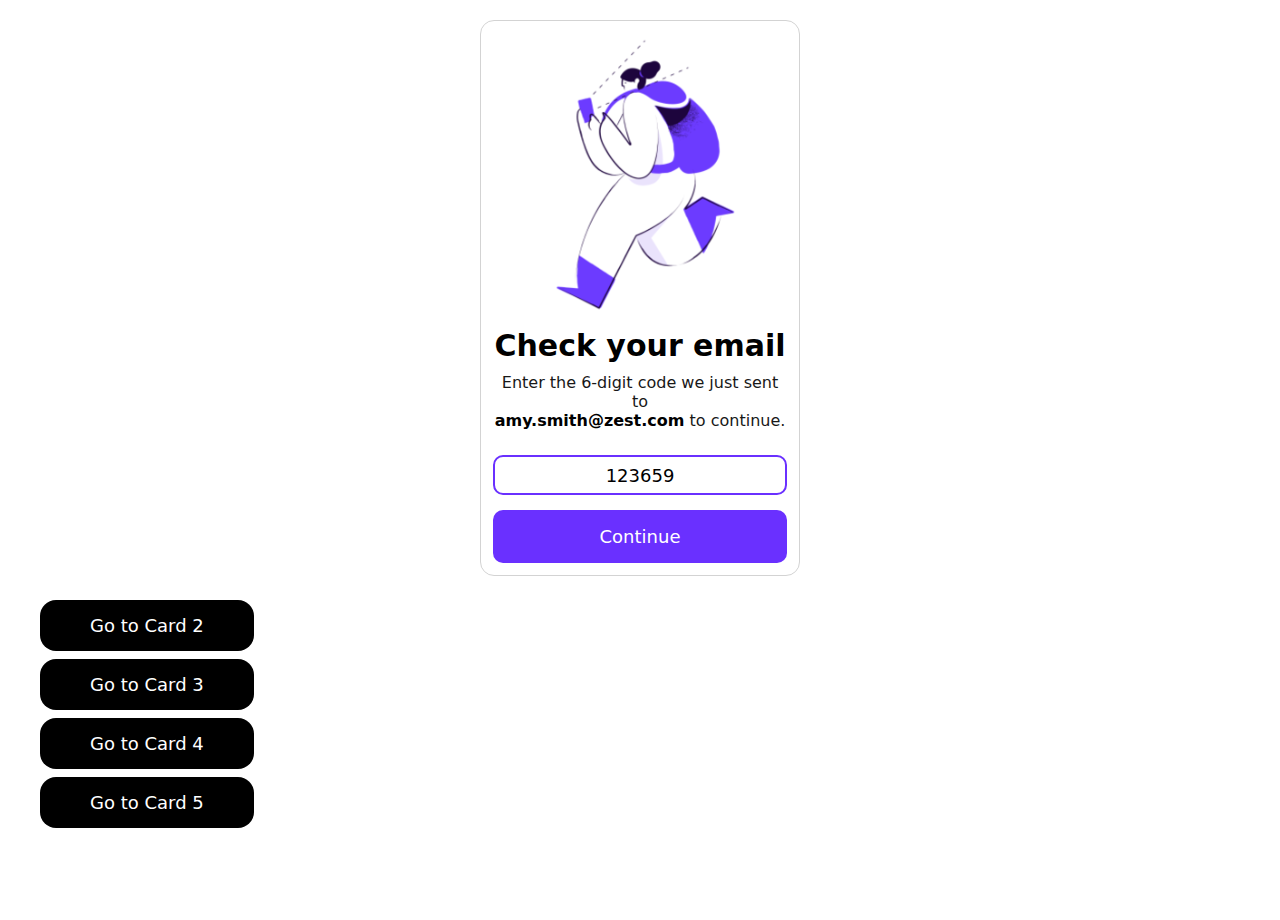
<file: index.html>
<!DOCTYPE html>
<html lang="en">
<head>
    <meta charset="UTF-8">
    <meta name="viewport" content="width=device-width, initial-scale=1.0">
    <title>Index</title>
    <link rel="stylesheet" href="style.css">
</head>
<body>
    <div class="main">
        <img src="Images/img1.png" alt="">
        <h2>Check your email</h2>
        <p>Enter the 6-digit code we just sent to <br> <span>amy.smith@zest.com</span> to continue.</p>
        <input type="text" value="123659">
        <button>Continue</button>
    </div>
    <br>
    <div class="cntr">
    <a href="card2.html" target="_blank" class="link">Go to Card 2</a><br><br><br>
    <a href="card3.html" target="_blank" class="link">Go to Card 3</a><br><br><br>
    <a href="card4.html" target="_blank" class="link">Go to Card 4</a><br><br><br>
    <a href="card5.html" target="_blank" class="link">Go to Card 5</a><br><br><br>
    </div>
</body>
    
    
</html>
</file>
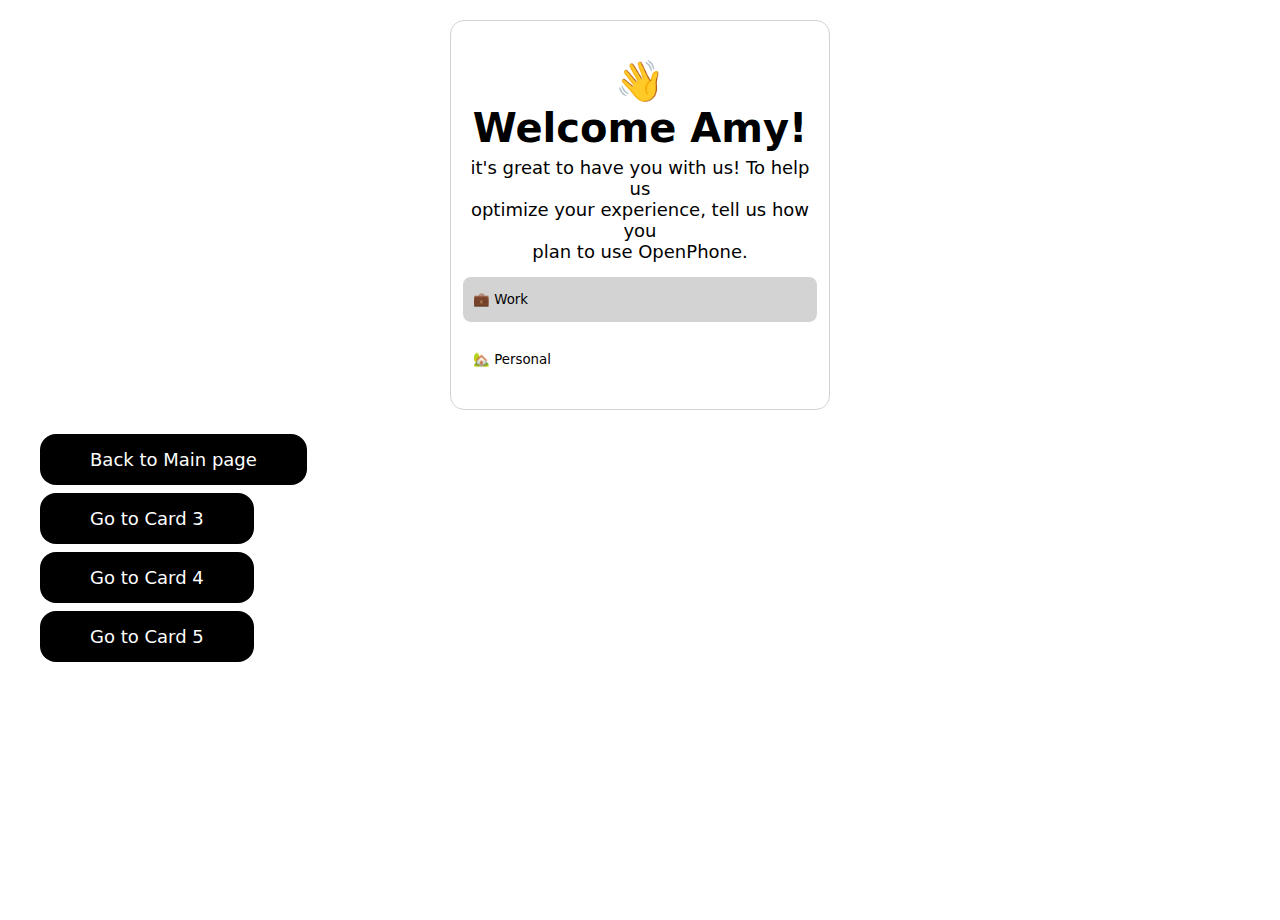
<file: card2.html>
<!DOCTYPE html>
<html lang="en">
<head>
    <meta charset="UTF-8">
    <meta name="viewport" content="width=device-width, initial-scale=1.0">
    <title>Card 2</title>
    <link rel="stylesheet" href="card2.css">
</head>
<body>
    <div class="main">
        <h2>👋</h2>
        <h1>Welcome Amy!</h1>
        <p>it's great to have you with us! To help us <br> optimize your experience, tell us how you <br> plan to use OpenPhone. </p>
        <input type="text" value="💼 Work" class="input-one">
        <input type="text" value="🏡 Personal">
    </div>
    <br>
    <a href="index.html" target="_blank" class="link">Back to Main page</a><br><br><br>
    <a href="card3.html" target="_blank" class="link">Go to Card 3</a><br><br><br>
    <a href="card4.html" target="_blank" class="link">Go to Card 4</a><br><br><br>
    <a href="card5.html" target="_blank" class="link">Go to Card 5</a><br><br><br>
</body>
</html>
</file>
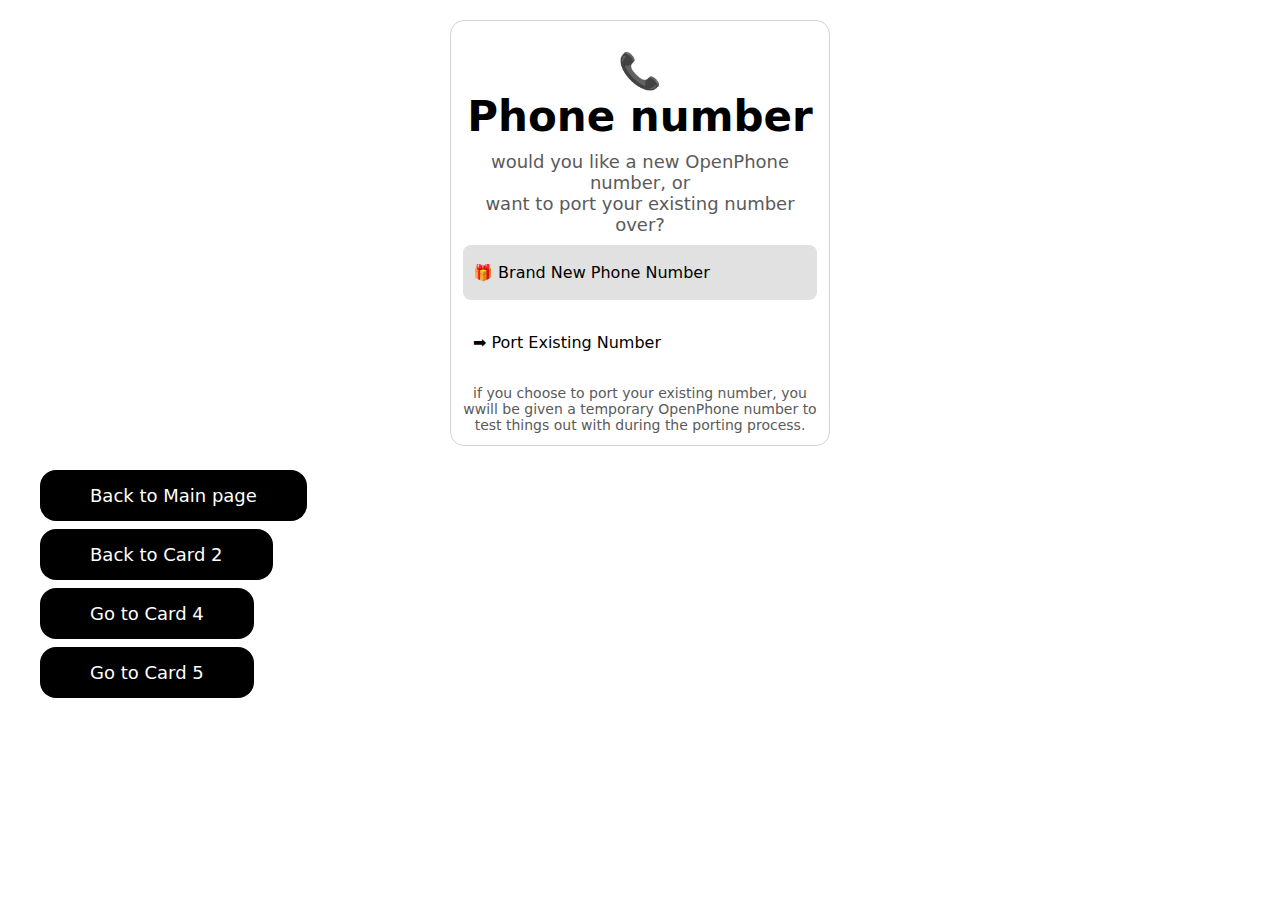
<file: card3.html>
<!DOCTYPE html>
<html lang="en">
<head>
    <meta charset="UTF-8">
    <meta name="viewport" content="width=device-width, initial-scale=1.0">
    <title>Card 3</title>
    <link rel="stylesheet" href="card3.css">
</head>
<body>
    <div class="main">
        <h2>📞</h2>
        <h1>Phone number</h1>
        <p class="p-one">would you like a new OpenPhone number, or <br> want to port your existing number over?</p>
        <input type="text" value="🎁 Brand New Phone Number" class="input-one">
        <input type="text" value="➡ Port Existing Number">
        <p class="p-two">if you choose to port your existing number, you <br> wwill be given a temporary OpenPhone number to <br> test things out with during the porting process.</p>
    </div>
    <br>
    <a href="index.html" target="_blank" class="link">Back to Main page</a><br><br><br>
    <a href="card2.html" target="_blank" class="link">Back to Card 2</a><br><br><br>
    <a href="card4.html" target="_blank" class="link">Go to Card 4</a><br><br><br>
    <a href="card5.html" target="_blank" class="link">Go to Card 5</a><br><br><br>
</body>
</html>
</file>
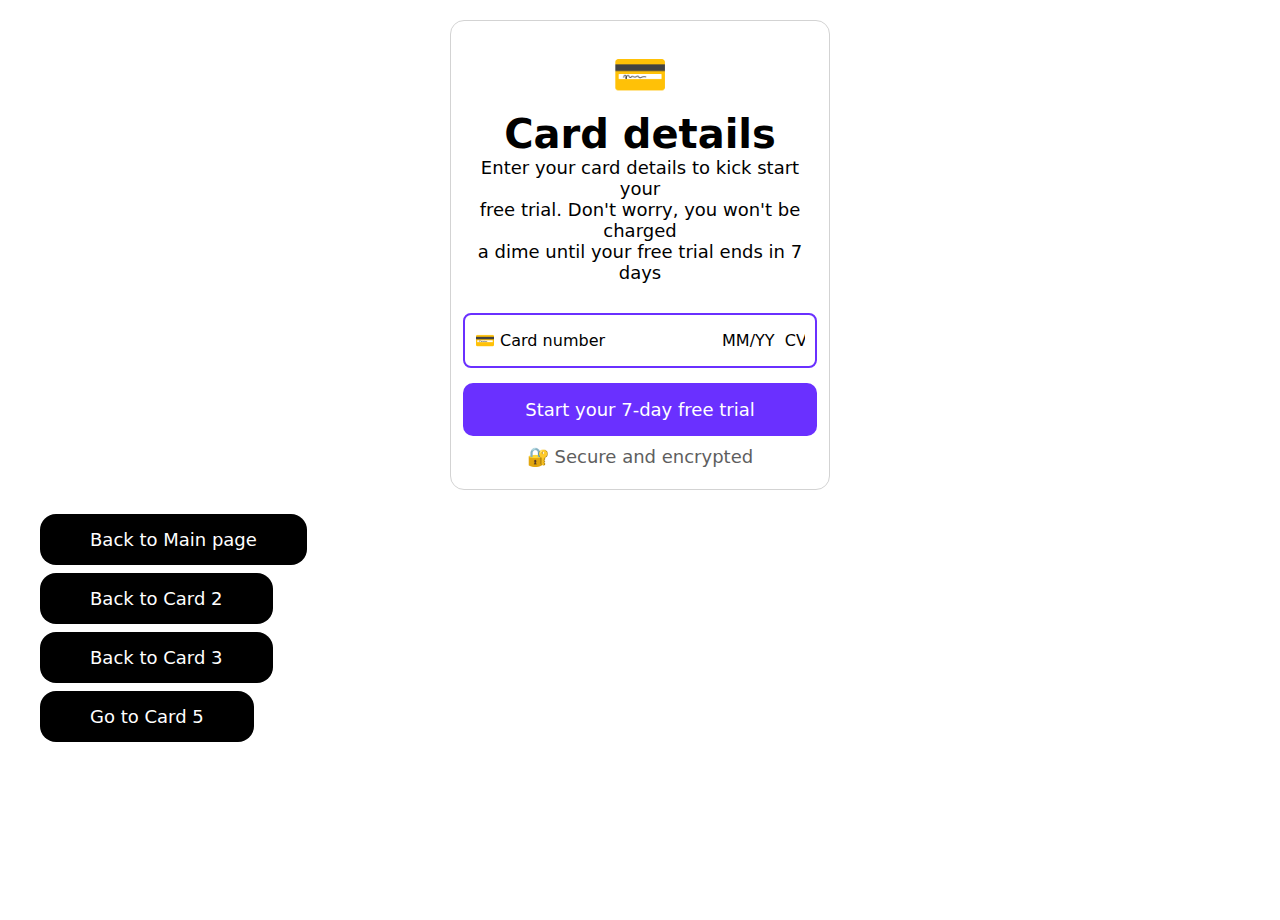
<file: card4.html>
<!DOCTYPE html>
<html lang="en">
<head>
    <meta charset="UTF-8">
    <meta name="viewport" content="width=device-width, initial-scale=1.0">
    <title>Card 4</title>
    <link rel="stylesheet" href="card4.css">
</head>
<body>
    <div class="main">
    <h2>💳</h2>
    <h1>Card details</h1>
    <p>Enter your card details to kick start your <br> free trial. Don't worry, you won't be charged <br> a dime until your free trial ends in <span> 7 days </span></p>
    <input type="text" value="💳 Card number                       MM/YY  CVC">
    <button>Start your 7-day free trial</button>
    <p class="secure">🔐 Secure and encrypted</p>
    </div>
    <br>
    <a href="index.html" target="_blank" class="link">Back to Main page</a><br><br><br>
    <a href="card2.html" target="_blank" class="link">Back to Card 2</a><br><br><br>
    <a href="card3.html" target="_blank" class="link">Back to Card 3</a><br><br><br>
    <a href="card5.html" target="_blank" class="link">Go to Card 5</a><br><br><br>
</body>
</html>
</file>
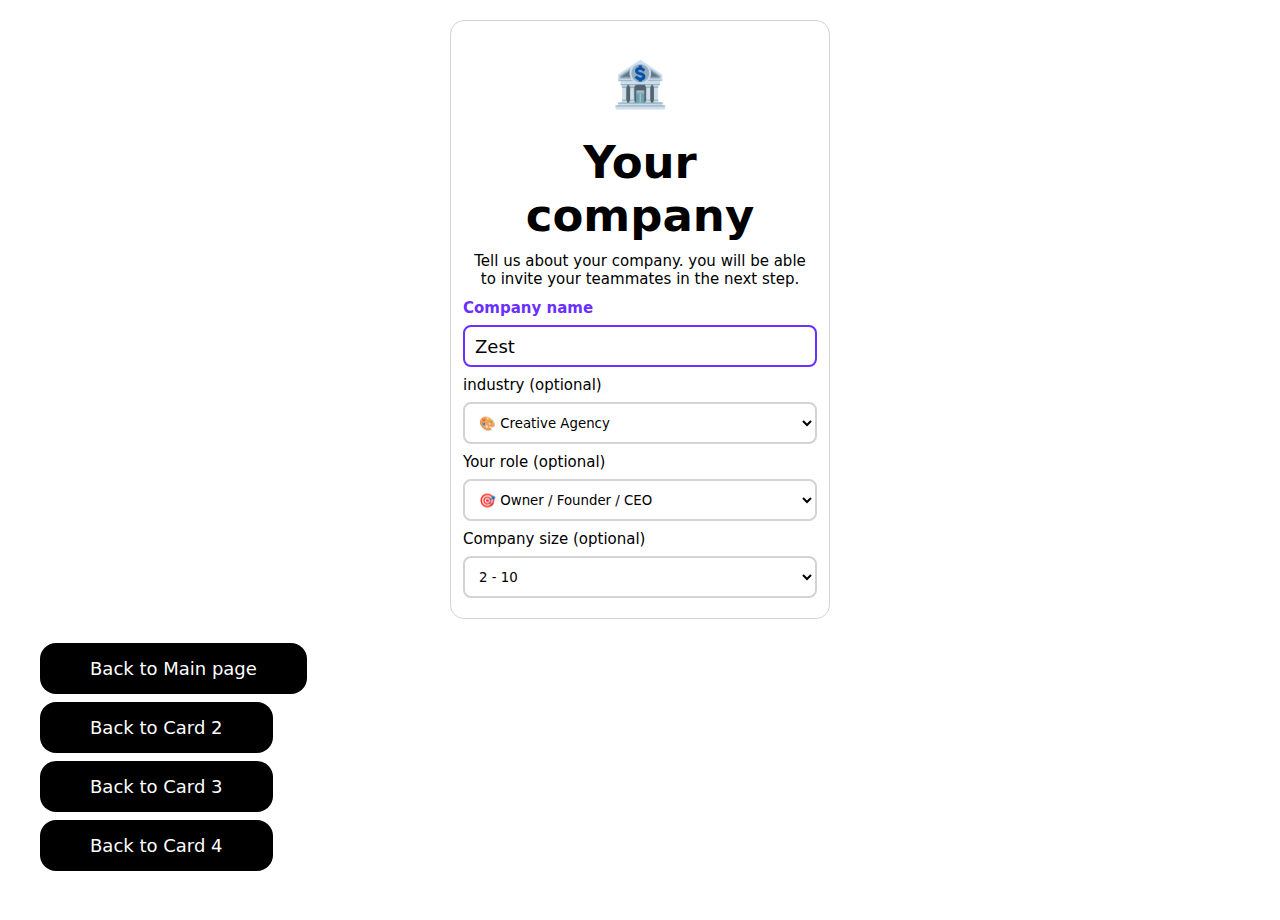
<file: card5.html>
<!DOCTYPE html>
<html lang="en">
<head>
    <meta charset="UTF-8">
    <meta name="viewport" content="width=device-width, initial-scale=1.0">
    <title>Card 5</title>
    <link rel="stylesheet" href="card5.css">
</head>
<body>
    <div class="main">
    <h2>🏦</h2>
    <h1>Your company</h1>
    <p>Tell us about your company. you will be able <br> to invite your teammates in the next step.</p>
    <label for="" class="company">Company name</label><br>
    <input type="text" value="Zest"> <br>
    <label for="">industry (optional)</label><br>
    <select name="" id="">
        <option value="">🎨 Creative Agency </option>
    </select><br>
    <label for="">Your role (optional)</label><br>
    <select name="" id="">
        <option value="">🎯 Owner / Founder / CEO</option>
    </select> <br>
    <label for="">Company size (optional)</label><br>
    <select name="" id="">
        <option value="">2 - 10</option>
    </select>
    </div>
    <br>
    <a href="index.html" target="_blank" class="link">Back to Main page</a><br><br><br>
    <a href="card2.html" target="_blank" class="link">Back to Card 2</a><br><br><br>
    <a href="card3.html" target="_blank" class="link">Back to Card 3</a><br><br><br>
    <a href="card4.html" target="_blank" class="link">Back to Card 4</a><br><br><br>
</body>
</html>
</file>
<file: style.css>
*{
    margin: 0;
    padding: 0;
    box-sizing: border-box;
    font-family: system-ui, -apple-system, BlinkMacSystemFont, 'Segoe UI', Roboto, Oxygen, Ubuntu, Cantarell, 'Open Sans', 'Helvetica Neue', sans-serif;
}

html, body{
    width: 100%;
    height: 100%;
}

.main{
    width: 320px;
    border: 1px solid lightgray;
    border-radius: 14px;
    padding: 12px;
    margin: 20px auto;
    text-align: center;
}

.main h2{
    font-size: 30px;
    margin: 10px 0;
}

.main p{
    color: rgb(24, 24, 24);
    font-size: 16px;
    margin-bottom: 25px;
}

.main span{
    color: black;
    font-weight: bold;
}

.main input{
    width: 100%;
    height: 38px;
    border: 2px solid rgb(106 48 255);
    border-radius: 10px;
    text-align: center;
    padding: 18px;
    font-size: 18px;
    margin-bottom: 15px;
}

.main button{
    width: 100%;
    background-color: rgb(106 48 255);
    color: white;
    border: none;
    border-radius: 10px;
    padding: 16px 30px;
    font-size: 18px;
}

.cntr{
    display: block;
    align-items: center;
}

a{
    margin: 15px;
    background-color: black;
    margin: 40px;
    padding: 15px 50px;
    text-decoration: none;
    color: white; 
    border-radius: 16px;
    font-size: 18px;
}
</file>
<file: card2.css>
*{
    margin: 0;
    padding: 0;
    box-sizing: border-box;
    font-family: system-ui, -apple-system, BlinkMacSystemFont, 'Segoe UI', Roboto, Oxygen, Ubuntu, Cantarell, 'Open Sans', 'Helvetica Neue', sans-serif;
}

html, body{
    width: 100%;
    height: 100%;
}

.main{
    width: 380px;
    border: 1px solid lightgray;
    border-radius: 14px;
    padding: 12px;
    margin: 20px auto;
    text-align: center;
}

h2{
    font-size: 40px;
    margin-top: 25px;
}

h1{
    font-size: 40px;
    margin-bottom: 6px;
}

p{
    font-size: 18px;
    font-weight: 100;
    margin-bottom: 15px;
}

input{
    width: 100%;
    margin-bottom: 15px;
    height: 45px;
    border: none;
    /* background-color: lightgray; */
    padding: 10px;
    border-radius: 8px;
}

.input-one{
    width: 100%;
    margin-bottom: 15px;
    height: 45px;
    border: none;
    background-color: lightgray;
    padding: 10px;
    border-radius: 8px;
}

a{
    margin: 15px;
    background-color: black;
    margin: 40px;
    padding: 15px 50px;
    text-decoration: none;
    color: white;
    border-radius: 16px;
    font-size: 18px;
}
</file>
<file: card3.css>
*{
    margin: 0;
    padding: 0;
    box-sizing: border-box;
    font-family: system-ui, -apple-system, BlinkMacSystemFont, 'Segoe UI', Roboto, Oxygen, Ubuntu, Cantarell, 'Open Sans', 'Helvetica Neue', sans-serif;
}

html, body{
    width: 100%;
    height: 100%;
}

.main{
    width: 380px;
    border: 1px solid lightgray;
    border-radius: 14px;
    padding: 12px;
    margin: 20px auto;
    text-align: center;
}

h2{
    font-size: 35px;
    margin-top: 18px;
    color: black;
}

h1{
    font-size: 42px;
    margin-bottom: 10px;
}

.p-one{
    font-size: 18px;
    font-weight: 200;
    margin-bottom: 10px;
}

.input-one{
    width: 100%;
    margin-bottom: 15px;
    font-size: 16px;
    height: 55px;
    border: none;
    background-color: rgb(225, 225, 225);
    padding: 10px;
    border-radius: 8px;
}

input{
    width: 100%;
    margin-bottom: 15px;
    font-size: 16px;
    height: 55px;
    border: none;
    /* background-color: rgb(225, 225, 225); */
    padding: 10px;
    border-radius: 8px;
}

p{
    width: 100%;
    font-size: 14px;
    font-weight: lighter;
    color: rgb(90, 90, 90);
}

a{
    margin: 15px;
    background-color: black;
    margin: 40px;
    padding: 15px 50px;
    text-decoration: none;
    color: white;
    border-radius: 16px;
    font-size: 18px;
}
</file>
<file: card4.css>
*{
    margin: 0;
    padding: 0;
    box-sizing: border-box;
    font-family: system-ui, -apple-system, BlinkMacSystemFont, 'Segoe UI', Roboto, Oxygen, Ubuntu, Cantarell, 'Open Sans', 'Helvetica Neue', sans-serif;
}

html, body{
    width: 100%;
    height: 100%;
}

.main{
    width: 380px;
    border: 1px solid lightgray;
    border-radius: 14px;
    padding: 12px;
    margin: 20px auto;
    text-align: center;
}

h2{
    font-size: 45px;
    margin-top: 15px;
}

h1{
    font-size: 40px;
    margin-top: 10px;
}

p{
    font-size: 18px;
    font-weight: 300;
    margin-bottom: 10px;
}

input{
    width: 100%;
    margin-top: 20px;
    margin-bottom: 15px;
    font-size: 16px;
    height: 55px;
    border: 2px solid rgb(106 48 255);
    /* background-color: rgb(225, 225, 225); */
    padding: 10px;
    border-radius: 8px;
}

button{
    width: 100%;
    background-color: rgb(106 48 255);
    color: white;
    border: none;
    border-radius: 10px;
    padding: 16px 30px;
    font-size: 18px;
    margin-bottom: 10px;
}

.secure{
    color: rgb(94, 94, 94);
    
}

a{
    margin: 15px;
    background-color: black;
    margin: 40px;
    padding: 15px 50px;
    text-decoration: none;
    color: white;
    border-radius: 16px;
    font-size: 18px;
}
</file>
<file: card5.css>
*{
    margin: 0;
    padding: 0;
    box-sizing: border-box;
    font-family: system-ui, -apple-system, BlinkMacSystemFont, 'Segoe UI', Roboto, Oxygen, Ubuntu, Cantarell, 'Open Sans', 'Helvetica Neue', sans-serif;
}

html, body{
    width: 100%;
    height: 100%;
}

.main{
    width: 380px;
    border: 1px solid lightgray;
    border-radius: 14px;
    padding: 12px;
    margin: 20px auto;
    /* text-align: center; */
}

h2{
    font-size: 45px;
    margin: 25px 0;
    text-align: center;
}

h1{
    font-size: 45px;
    margin-bottom: 10px;
    text-align: center;
}

p{
    font-size: 15px;
    text-align: center;
    margin-bottom: 10px;
}

.company{
    color: rgb(106 48 255);
    font-weight: 600;
}

input{
    width: 100%;
    height: 42px;
    padding: 10px;
    border: 2px solid rgb(106 48 255);
    border-radius: 8px;
    font-size: 18px;
    margin-top: 8px;
    margin-bottom: 8px;
}

select{
    width: 100%;
    height: 42px;
    margin-top: 8px;
    margin-bottom: 8px;
    padding: 10px;
    background-color: transparent;
    border: 2px solid lightgray;
    border-radius: 8px;
}

label{
    font-size: 15px;
    margin-top: 30px;
    font-weight: 300;
}

a{
    margin: 15px;
    background-color: black;
    margin: 40px;
    padding: 15px 50px;
    text-decoration: none;
    color: white;
    border-radius: 16px;
    font-size: 18px;
}
</file>
